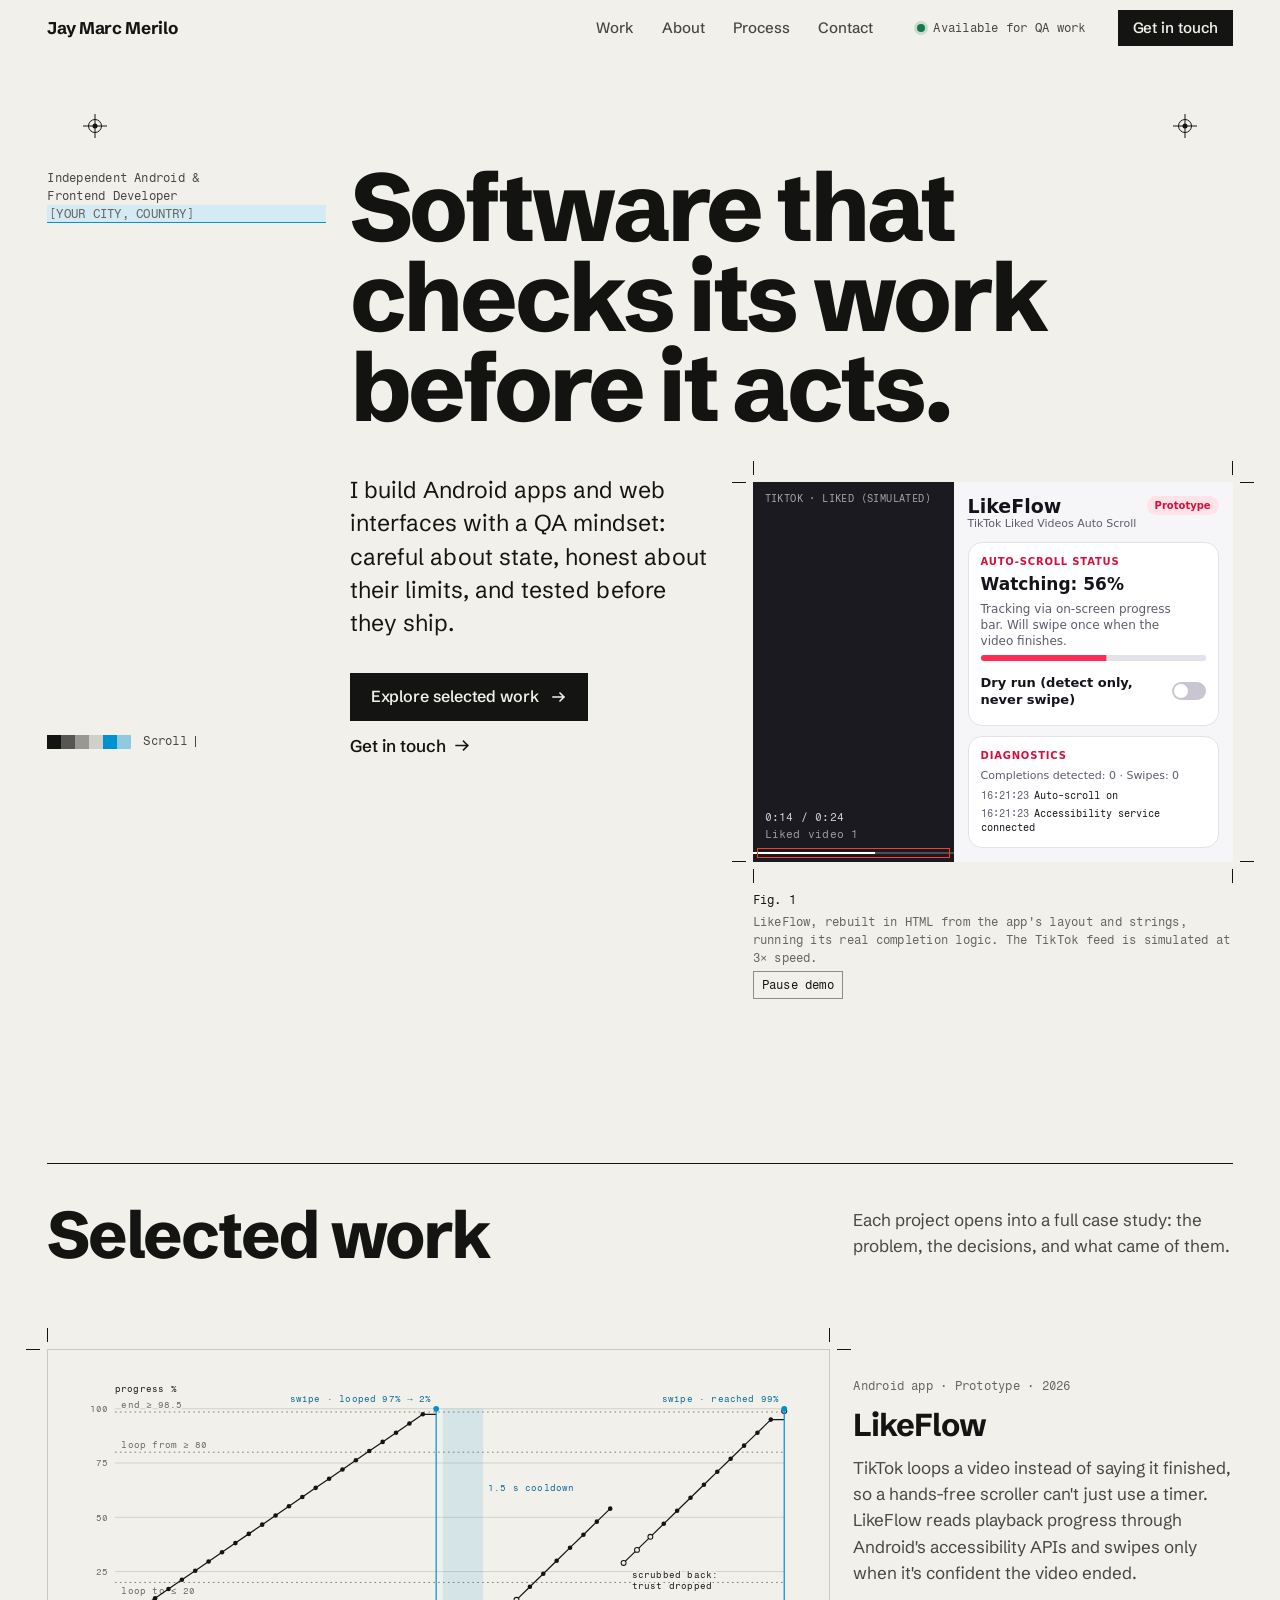
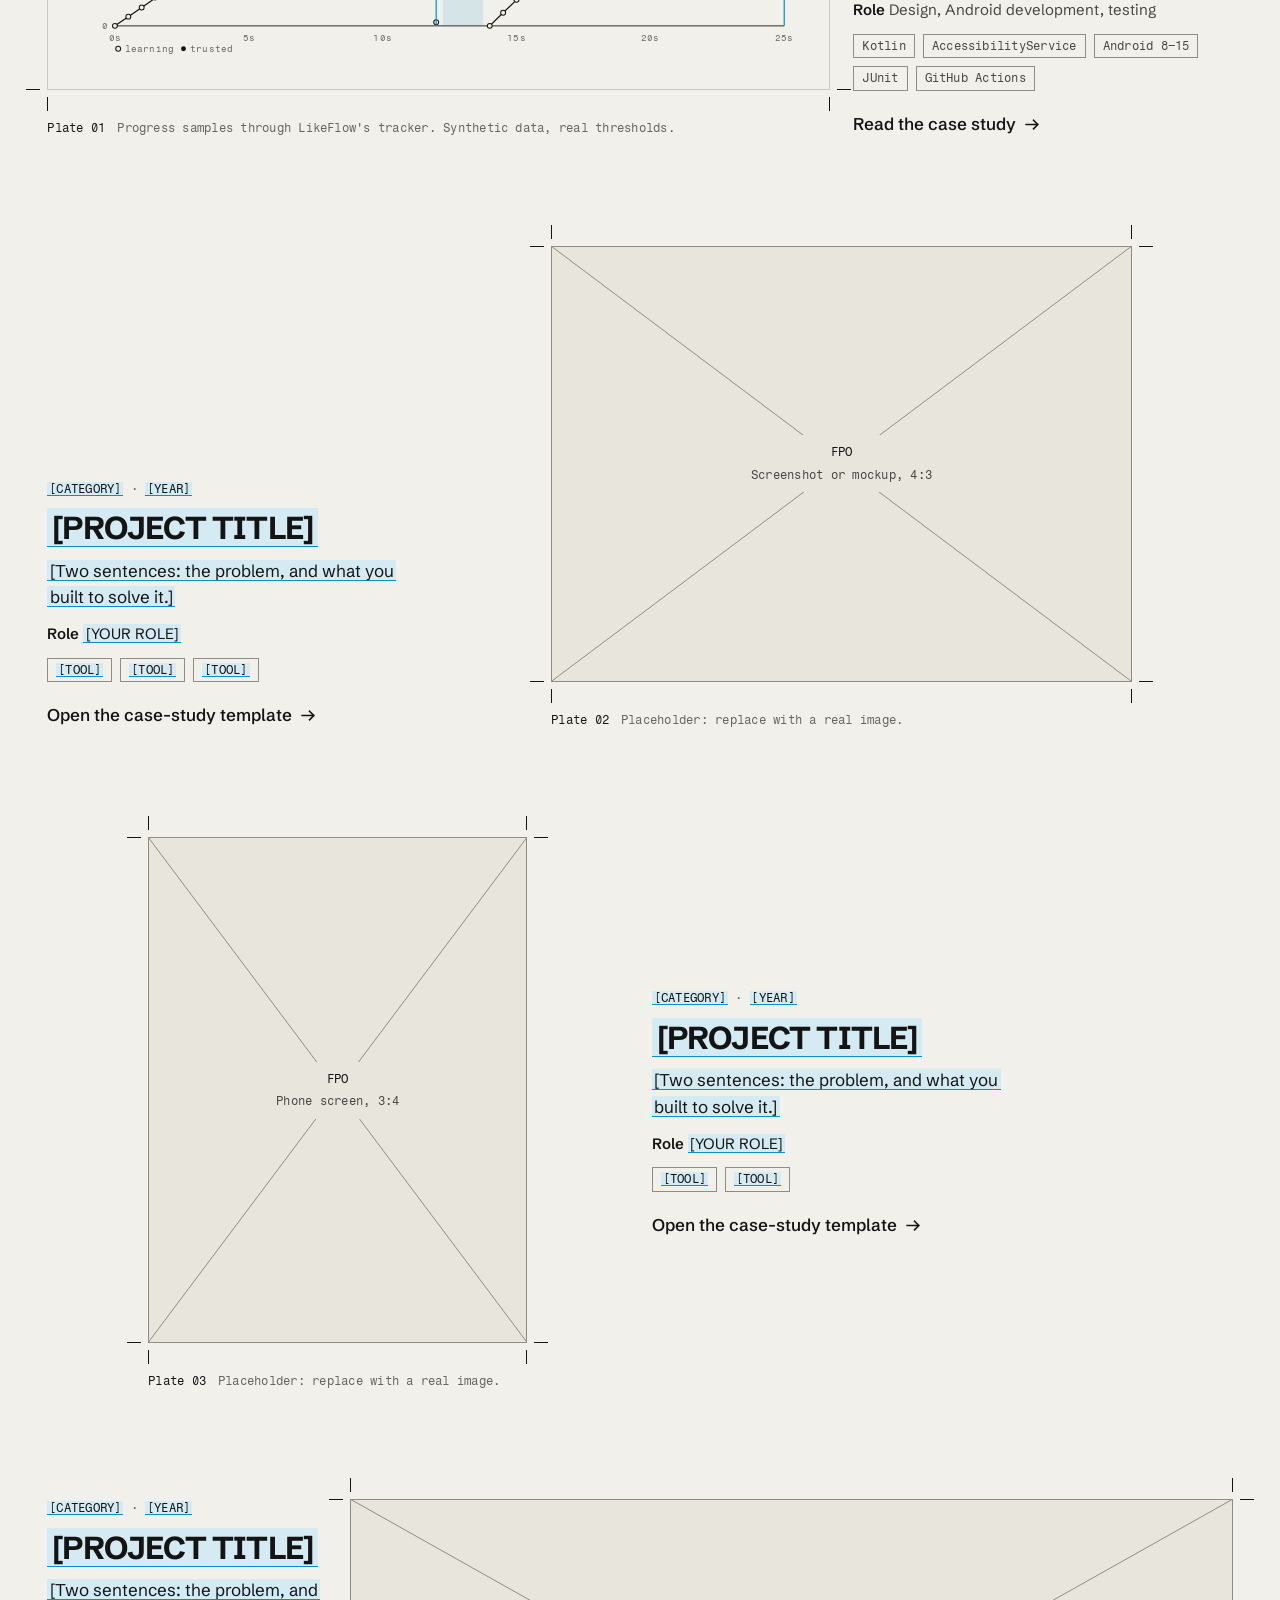
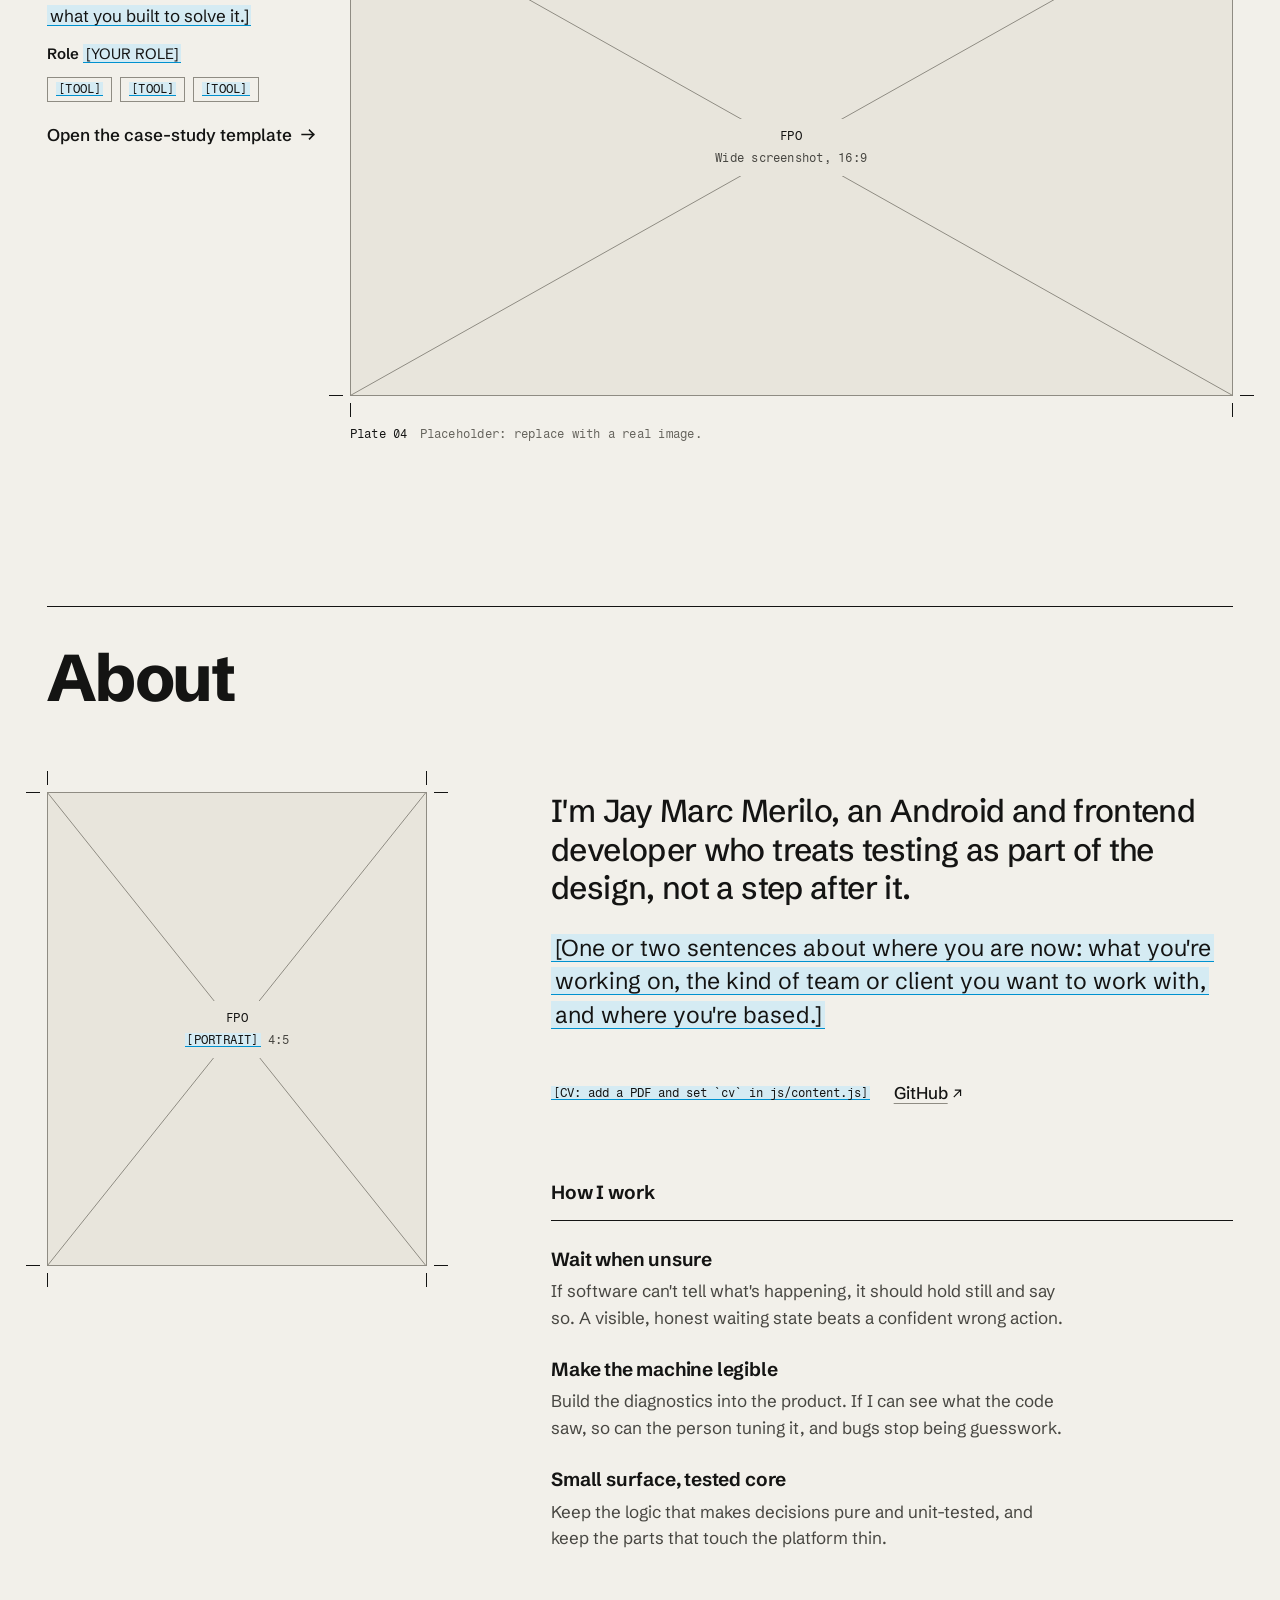
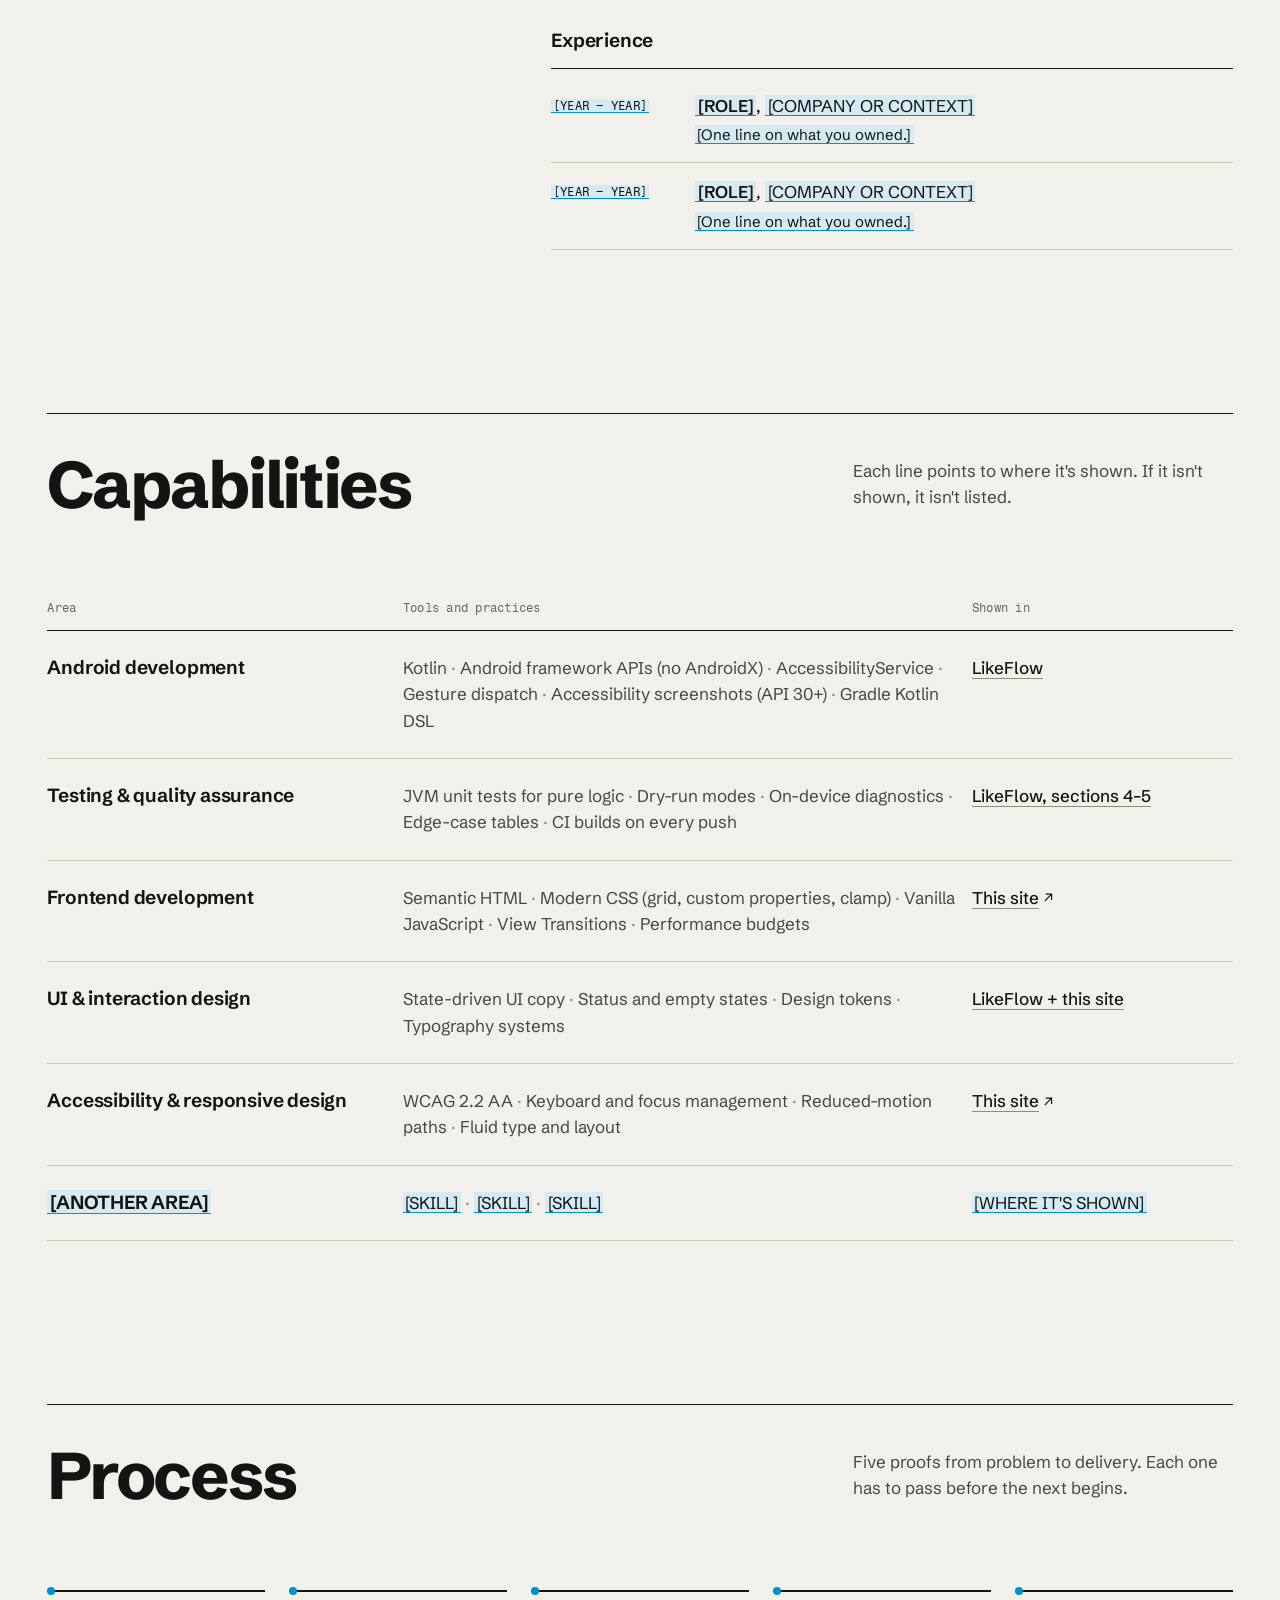
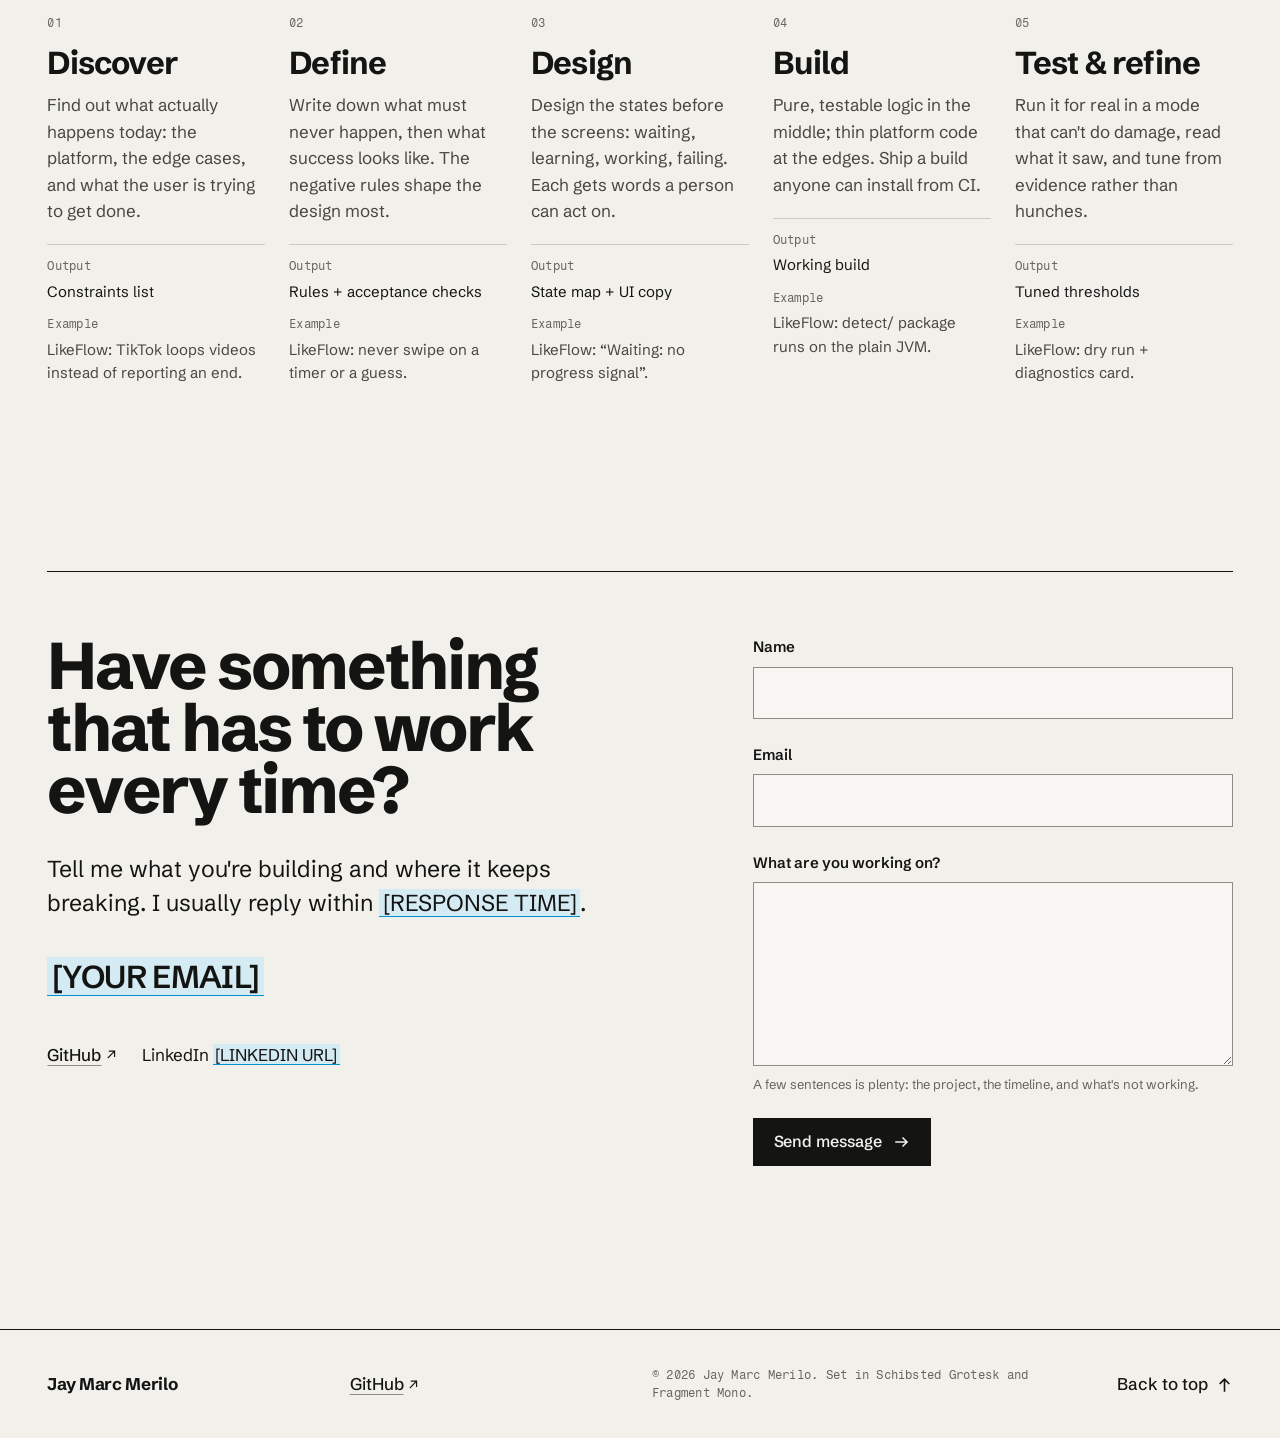
<file: portfolio/site/index.html>
<!doctype html>
<html lang="en">
<head>
  <meta charset="utf-8">
  <meta name="viewport" content="width=device-width, initial-scale=1">
  <title>Jay Marc Merilo · Android & Frontend Developer</title>
  <meta name="description" content="Jay Marc Merilo builds Android apps and web interfaces with a QA mindset: careful about state, honest about their limits, and tested before they ship.">
  <meta name="author" content="Jay Marc Merilo">
  <meta name="theme-color" content="#f2f0ea">
  <meta name="color-scheme" content="light">

  <!-- Social sharing. Update og:url and og:image once the site has a public address. -->
  <meta property="og:type" content="website">
  <meta property="og:site_name" content="Jay Marc Merilo">
  <meta property="og:title" content="Jay Marc Merilo · Android & Frontend Developer">
  <meta property="og:description" content="Software that checks its work before it acts. Android apps and web interfaces, built and tested with care.">
  <meta property="og:image" content="img/og.png">
  <meta property="og:image:width" content="1200">
  <meta property="og:image:height" content="630">
  <meta property="og:image:alt" content="Jay Marc Merilo, Android & Frontend Developer, set as a printer's proof sheet.">
  <meta name="twitter:card" content="summary_large_image">

  <link rel="icon" href="img/favicon.svg" type="image/svg+xml">
  <link rel="preload" href="fonts/schibsted-grotesk-latin-wght-normal.woff2" as="font" type="font/woff2" crossorigin>
  <link rel="stylesheet" href="css/tokens.css">
  <link rel="stylesheet" href="css/site.css">
  <script defer src="js/content.js"></script>
  <script defer src="js/main.js"></script>
</head>
<body>
  <a class="skip-link" href="#main">Skip to content</a>

  <svg width="0" height="0" class="sr-only" aria-hidden="true" focusable="false">
    <symbol id="reg" viewBox="0 0 24 24">
      <circle cx="12" cy="12" r="6.5" fill="none" stroke="currentColor" stroke-width="1"/>
      <path d="M12 0v24M0 12h24" stroke="currentColor" stroke-width="1"/>
      <circle cx="12" cy="12" r="2.5" fill="currentColor"/>
    </symbol>
    <symbol id="arrow" viewBox="0 0 16 16">
      <path d="M2 8h11M9 4l4 4-4 4" fill="none" stroke="currentColor" stroke-width="1.5" stroke-linecap="square"/>
    </symbol>
    <symbol id="arrow-up" viewBox="0 0 16 16">
      <path d="M8 14V3M4 7l4-4 4 4" fill="none" stroke="currentColor" stroke-width="1.5" stroke-linecap="square"/>
    </symbol>
    <symbol id="arrow-out" viewBox="0 0 16 16">
      <path d="M4 12l8-8M5.5 4H12v6.5" fill="none" stroke="currentColor" stroke-width="1.5" stroke-linecap="square"/>
    </symbol>
  </svg>

  <header class="slug" data-slug>
    <div class="slug__inner">
      <a class="wordmark" href="#top" data-wordmark>Jay Marc Merilo</a>
      <nav class="slug__nav" aria-label="Primary">
        <ul>
          <li><a href="#work" data-nav-link="work">Work</a></li>
          <li><a href="#about" data-nav-link="about">About</a></li>
          <li><a href="#process" data-nav-link="process">Process</a></li>
          <li><a href="#contact" data-nav-link="contact">Contact</a></li>
        </ul>
      </nav>
      <p class="availability" data-availability hidden></p>
      <a class="btn btn--ink btn--compact slug__cta" href="#contact">Get in touch</a>
      <button class="menu-toggle" type="button" aria-expanded="false" aria-controls="menu" data-menu-toggle>
        <span class="menu-toggle__label">Menu</span>
        <span class="menu-toggle__icon" aria-hidden="true"></span>
      </button>
    </div>
  </header>

  <div class="menu" id="menu" data-menu hidden>
    <nav aria-label="Primary (mobile)">
      <ol class="menu__list">
        <li><a href="#work">Work</a></li>
        <li><a href="#about">About</a></li>
        <li><a href="#process">Process</a></li>
        <li><a href="#contact">Contact</a></li>
      </ol>
    </nav>
    <div class="menu__foot">
      <p class="availability" data-availability hidden></p>
      <a class="btn btn--ink" href="#contact">Get in touch</a>
    </div>
  </div>

  <main id="main" tabindex="-1">
    <div id="top" class="view view--home" data-view="home">

      <section class="hero" aria-labelledby="hero-title">
        <div class="hero__grid page-grid">
          <p class="hero__label" data-hero-label></p>
          <h1 class="hero__title" id="hero-title" data-hero-title></h1>
          <div class="hero__intro">
            <p class="hero__statement lead" data-hero-statement></p>
            <div class="hero__actions" data-hero-actions></div>
          </div>
          <figure class="hero__plate plate" data-hero-plate aria-labelledby="hero-plate-cap"></figure>
          <a class="colorbar" href="#work" aria-label="Scroll to selected work">
            <span class="colorbar__patches" aria-hidden="true"><i></i><i></i><i></i><i></i><i></i><i></i></span>
            <span class="colorbar__label">Scroll</span>
          </a>
          <svg class="reg reg--hero-a" aria-hidden="true"><use href="#reg"/></svg>
          <svg class="reg reg--hero-b" aria-hidden="true"><use href="#reg"/></svg>
        </div>
      </section>

      <section class="section work" id="work" aria-labelledby="work-title" data-section="work">
        <div class="page-grid section__head">
          <h2 class="section__title" id="work-title">Selected work</h2>
          <p class="section__aside">Each project opens into a full case study: the problem, the decisions, and what came of them.</p>
        </div>
        <ol class="work__list page-grid" data-work-list></ol>
      </section>

      <section class="section about" id="about" aria-labelledby="about-title" data-section="about">
        <div class="page-grid section__head">
          <h2 class="section__title" id="about-title">About</h2>
        </div>
        <div class="page-grid about__grid">
          <figure class="about__portrait plate marks" data-portrait></figure>
          <div class="about__body">
            <div class="about__intro" data-about-intro></div>
            <div class="about__links" data-about-links></div>
            <div class="about__philosophy">
              <h3 class="subhead">How I work</h3>
              <dl class="principles" data-principles></dl>
            </div>
          </div>
        </div>
        <div class="page-grid about__more">
          <div class="about__experience">
            <h3 class="subhead">Experience</h3>
            <ol class="ledger" data-experience></ol>
          </div>
        </div>
      </section>

      <section class="section capabilities" id="capabilities" aria-labelledby="cap-title" data-section="about">
        <div class="page-grid section__head">
          <h2 class="section__title" id="cap-title">Capabilities</h2>
          <p class="section__aside">Each line points to where it's shown. If it isn't shown, it isn't listed.</p>
        </div>
        <div class="page-grid">
          <table class="spec" data-capabilities>
            <caption class="sr-only">Capabilities, the tools involved, and where each is demonstrated</caption>
            <thead>
              <tr><th scope="col">Area</th><th scope="col">Tools and practices</th><th scope="col">Shown in</th></tr>
            </thead>
            <tbody></tbody>
          </table>
        </div>
      </section>

      <section class="section process" id="process" aria-labelledby="process-title" data-section="process">
        <div class="page-grid section__head">
          <h2 class="section__title" id="process-title">Process</h2>
          <p class="section__aside">Five proofs from problem to delivery. Each one has to pass before the next begins.</p>
        </div>
        <ol class="process__list page-grid" data-process></ol>
      </section>

      <section class="section contact" id="contact" aria-labelledby="contact-title" data-section="contact">
        <div class="page-grid contact__grid">
          <div class="contact__lead">
            <h2 class="contact__title" id="contact-title" data-contact-title></h2>
            <p class="lead" data-contact-invitation></p>
            <p class="contact__email" data-contact-email></p>
            <ul class="contact__socials" data-socials></ul>
          </div>
          <form class="form" data-contact-form novalidate>
            <div class="field">
              <label for="f-name">Name</label>
              <input id="f-name" name="name" type="text" autocomplete="name" required maxlength="120" aria-describedby="f-name-err">
              <p class="field__error" id="f-name-err" data-error-for="name"></p>
            </div>
            <div class="field">
              <label for="f-email">Email</label>
              <input id="f-email" name="email" type="email" autocomplete="email" required maxlength="254" aria-describedby="f-email-err" spellcheck="false">
              <p class="field__error" id="f-email-err" data-error-for="email"></p>
            </div>
            <div class="field">
              <label for="f-message">What are you working on?</label>
              <textarea id="f-message" name="message" rows="6" required minlength="20" maxlength="4000" aria-describedby="f-message-hint f-message-err"></textarea>
              <p class="field__hint" id="f-message-hint">A few sentences is plenty: the project, the timeline, and what's not working.</p>
              <p class="field__error" id="f-message-err" data-error-for="message"></p>
            </div>
            <div class="form__foot">
              <button class="btn btn--ink" type="submit" data-submit>
                <span data-submit-label>Send message</span>
                <svg class="icon" aria-hidden="true"><use href="#arrow"/></svg>
              </button>
              <p class="form__status" role="status" aria-live="polite" data-form-status></p>
            </div>
          </form>
        </div>
      </section>
    </div>

    <article class="view view--case" data-view="case" hidden aria-labelledby="case-title"></article>
  </main>

  <footer class="footer">
    <div class="page-grid footer__grid">
      <a class="wordmark" href="#top">Jay Marc Merilo</a>
      <ul class="footer__socials" data-footer-socials></ul>
      <p class="footer__meta">© <span data-year></span> Jay Marc Merilo. Set in Schibsted Grotesk and Fragment Mono.</p>
      <a class="footer__top" href="#top">
        Back to top
        <svg class="icon" aria-hidden="true"><use href="#arrow-up"/></svg>
      </a>
    </div>
  </footer>

  <noscript>
    <div class="noscript">
      <p><strong>Jay Marc Merilo, Android &amp; Frontend Developer.</strong> This portfolio needs JavaScript to show its content. Source and contact: <a href="https://github.com/jaymarc-cmd">github.com/jaymarc-cmd</a>.</p>
    </div>
  </noscript>
</body>
</html>
</file>
<file: portfolio/site/css/tokens.css>
/*
 * Design tokens: the press-proof system.
 * Stock, process black, two grays, and one spot colour (process cyan).
 */

@font-face {
  font-family: "Schibsted Grotesk";
  src: url("../fonts/schibsted-grotesk-latin-wght-normal.woff2") format("woff2-variations"),
       url("../fonts/schibsted-grotesk-latin-wght-normal.woff2") format("woff2");
  font-weight: 400 900;
  font-style: normal;
  font-display: swap;
}

@font-face {
  font-family: "Fragment Mono";
  src: url("../fonts/fragment-mono-latin-400-normal.woff2") format("woff2");
  font-weight: 400;
  font-style: normal;
  font-display: swap;
}

/* Metric-matched fallback so the swap doesn't shift the headline. */
@font-face {
  font-family: "Schibsted Fallback";
  src: local("Arial"), local("Helvetica Neue"), local("Helvetica");
  size-adjust: 101%;
  ascent-override: 96%;
  descent-override: 25%;
  line-gap-override: 0%;
}

:root {
  /* Colour */
  --stock: #f2f0ea;          /* uncoated warm sheet */
  --stock-deep: #e8e5dc;     /* plate fill, FPO boxes */
  --stock-shade: #dedad0;    /* pressed/hover wash */
  --ink: #141413;            /* process black */
  --ink-2: #474641;          /* secondary text, 8.6:1 on stock */
  --ink-3: #66645d;          /* meta text, 5.4:1 on stock */
  --rule: #cdc9be;           /* hairlines */
  --rule-strong: #8f8c83;    /* emphasised rules, field borders (3.1:1) */
  --cyan: #0091cf;           /* process cyan: marks, focus, register (3.3:1, non-text only) */
  --cyan-ink: #00689a;       /* cyan when it has to carry text (5.6:1) */
  --cyan-wash: #d5ebf3;      /* placeholder wash */
  --signal: #127a4b;         /* availability dot */
  --error: #a3261b;          /* form errors (6.4:1) */

  /* Type */
  --font-sans: "Schibsted Grotesk", "Schibsted Fallback", "Helvetica Neue", Arial, sans-serif;
  --font-mono: "Fragment Mono", ui-monospace, "SFMono-Regular", Menlo, Consolas, monospace;

  --fs-display: clamp(2.625rem, 1.15rem + 6.1vw, 6rem);
  --fs-h2: clamp(2.25rem, 1.4rem + 3.4vw, 4.25rem);
  --fs-h3: clamp(1.375rem, 1.1rem + 1.1vw, 2rem);
  --fs-h4: 1.1875rem;
  --fs-lead: clamp(1.1875rem, 1.05rem + 0.5vw, 1.4375rem);
  --fs-body: 1.0625rem;
  --fs-small: 0.9375rem;
  --fs-meta: 0.8125rem;
  --fs-slug: 0.75rem;

  --lh-tight: 0.94;
  --lh-snug: 1.12;
  --lh-body: 1.55;

  --track-display: -0.035em;
  --track-head: -0.025em;
  --track-slug: 0.02em;

  --measure: 66ch;
  --measure-narrow: 44ch;

  /* Space: 4px base */
  --s-1: 0.25rem;
  --s-2: 0.5rem;
  --s-3: 0.75rem;
  --s-4: 1rem;
  --s-5: 1.5rem;
  --s-6: 2rem;
  --s-7: 3rem;
  --s-8: 4rem;
  --s-9: 6rem;
  --s-10: 8rem;
  --section-space: clamp(5.5rem, 3rem + 9vw, 11rem);

  /* Layout */
  --page-max: 92rem;                          /* 1472px */
  --margin: clamp(1rem, 0.4rem + 3.2vw, 3.5rem);
  --gutter: clamp(1rem, 0.6rem + 1.1vw, 1.5rem);
  --cols: 12;
  --slug-h: 3.5rem;

  /* Marks */
  --mark-len: 0.875rem;
  --mark-gap: 0.4375rem;
  --mark-color: var(--ink);

  /* Edges: the sheet has no rounded corners and no shadows. */
  --radius: 0;
  --hair: 1px;

  /* Motion */
  --ease-out: cubic-bezier(0.16, 1, 0.3, 1);     /* expo-out */
  --ease-in-out: cubic-bezier(0.65, 0, 0.35, 1);
  --dur-1: 140ms;
  --dur-2: 280ms;
  --dur-3: 560ms;
  --dur-register: 1200ms;

  /* Breakpoints (reference only; CSS can't read custom properties in media queries)
     sm 40rem / 640px · md 56rem / 896px · lg 72rem / 1152px · xl 90rem / 1440px */
}

@media (max-width: 40rem) {
  :root {
    --mark-len: 0.625rem;
    --mark-gap: 0.3125rem;
    --slug-h: 3.25rem;
  }
}
</file>
<file: portfolio/site/css/site.css>
/* ==========================================================================
   Base
   ========================================================================== */

*, *::before, *::after { box-sizing: border-box; }

html {
  -webkit-text-size-adjust: 100%;
  text-size-adjust: 100%;
  scroll-padding-top: calc(var(--slug-h) + var(--s-5));
  scrollbar-color: var(--rule-strong) var(--stock);
}

@media (prefers-reduced-motion: no-preference) {
  html { scroll-behavior: smooth; }
}

body {
  margin: 0;
  background: var(--stock);
  color: var(--ink);
  font-family: var(--font-sans);
  font-size: var(--fs-body);
  line-height: var(--lh-body);
  font-weight: 400;
  font-feature-settings: "ss01" 0, "tnum" 0;
  font-synthesis: none;
  text-rendering: optimizeLegibility;
  -webkit-font-smoothing: antialiased;
  -moz-osx-font-smoothing: grayscale;
  overflow-x: clip;
}

::selection { background: var(--ink); color: var(--stock); }

h1, h2, h3, h4, p, ol, ul, dl, dd, figure, blockquote { margin: 0; }
ol, ul { padding: 0; list-style: none; }
img, svg { display: block; max-width: 100%; }
img { height: auto; }
button, input, textarea { font: inherit; color: inherit; }
button { cursor: pointer; }
table { border-collapse: collapse; }

h1, h2, h3, h4 { font-weight: 700; text-wrap: balance; }
p, li, dd { text-wrap: pretty; }

a {
  color: inherit;
  text-decoration-line: underline;
  text-decoration-thickness: 1px;
  text-underline-offset: 0.22em;
  text-decoration-color: var(--rule-strong);
  transition: text-decoration-color var(--dur-1) linear, color var(--dur-1) linear;
}
a:hover { text-decoration-color: currentColor; }

:focus { outline: none; }
:focus-visible {
  outline: 2px solid var(--cyan);
  outline-offset: 3px;
}

code, kbd, samp, pre { font-family: var(--font-mono); font-size: 0.9em; }
:not(pre) > code {
  padding: 0.05em 0.3em;
  background: var(--stock-deep);
  white-space: nowrap;
}

strong { font-weight: 600; }

.sr-only {
  position: absolute !important;
  width: 1px; height: 1px;
  padding: 0; margin: -1px;
  overflow: hidden; clip: rect(0 0 0 0);
  white-space: nowrap; border: 0;
}

.skip-link {
  position: fixed;
  top: var(--s-2); left: var(--s-2);
  z-index: 100;
  padding: var(--s-3) var(--s-4);
  background: var(--ink);
  color: var(--stock);
  text-decoration: none;
  transform: translateY(-200%);
}
.skip-link:focus-visible { transform: none; }

.icon {
  width: 1em; height: 1em;
  flex: none;
}
a > .icon:last-child:not(:only-child) {
  display: inline-block;
  width: 0.75em; height: 0.75em;
  margin-left: 0.2em;
  vertical-align: -0.02em;
}
.btn > .icon, .link-arrow > .icon, .footer__top > .icon, .case__next-title > .icon { margin-left: 0; width: 1em; height: 1em; vertical-align: middle; }
.case__next-title > .icon { width: 0.6em; height: 0.6em; }

[tabindex="-1"]:focus { outline: none; }

/* Placeholder copy: marked like a correction on a proof. */
.ph {
  background: var(--cyan-wash);
  box-shadow: inset 0 -1px 0 var(--cyan);
  color: var(--ink);
  padding: 0 0.15em;
  -webkit-box-decoration-break: clone;
  box-decoration-break: clone;
}

.mono {
  font-family: var(--font-mono);
  font-size: var(--fs-slug);
  letter-spacing: var(--track-slug);
  line-height: 1.5;
}

.lead {
  font-size: var(--fs-lead);
  line-height: 1.45;
  color: var(--ink);
  max-width: var(--measure-narrow);
}

/* ==========================================================================
   Layout
   ========================================================================== */

.page-grid {
  display: grid;
  grid-template-columns: repeat(var(--cols), minmax(0, 1fr));
  column-gap: var(--gutter);
  width: 100%;
  max-width: var(--page-max);
  margin-inline: auto;
  padding-inline: var(--margin);
}

.page-grid > * { grid-column: 1 / -1; }

.section {
  padding-block: var(--section-space) 0;
}

.section__head {
  align-items: end;
  row-gap: var(--s-4);
  margin-bottom: clamp(var(--s-7), 2rem + 4vw, var(--s-9));
}

.section__head::before {
  content: "";
  grid-column: 1 / -1;
  height: var(--hair);
  background: var(--ink);
  margin-bottom: var(--s-5);
}

.section__title {
  font-size: var(--fs-h2);
  line-height: var(--lh-tight);
  letter-spacing: var(--track-display);
  font-weight: 750;
}

.section__aside {
  color: var(--ink-2);
  max-width: 38ch;
}

@media (min-width: 56rem) {
  .section__title { grid-column: 1 / 8; }
  .section__aside { grid-column: 9 / -1; justify-self: start; padding-bottom: 0.35em; }
}

.subhead {
  font-size: var(--fs-h4);
  letter-spacing: -0.01em;
  font-weight: 650;
  padding-bottom: var(--s-3);
  border-bottom: var(--hair) solid var(--ink);
  margin-bottom: var(--s-5);
}

/* ==========================================================================
   Proof marks
   ========================================================================== */

/* Crop marks: eight hairlines just outside the trim of any .marks element. */
.marks { position: relative; }
.marks::before {
  --o: calc(var(--mark-len) + var(--mark-gap));
  content: "";
  position: absolute;
  inset: calc(-1 * var(--o));
  pointer-events: none;
  background:
    linear-gradient(var(--mark-color), var(--mark-color)) left 0 top var(--o) / var(--mark-len) 1px no-repeat,
    linear-gradient(var(--mark-color), var(--mark-color)) left var(--o) top 0 / 1px var(--mark-len) no-repeat,
    linear-gradient(var(--mark-color), var(--mark-color)) right 0 top var(--o) / var(--mark-len) 1px no-repeat,
    linear-gradient(var(--mark-color), var(--mark-color)) right var(--o) top 0 / 1px var(--mark-len) no-repeat,
    linear-gradient(var(--mark-color), var(--mark-color)) left 0 bottom var(--o) / var(--mark-len) 1px no-repeat,
    linear-gradient(var(--mark-color), var(--mark-color)) left var(--o) bottom 0 / 1px var(--mark-len) no-repeat,
    linear-gradient(var(--mark-color), var(--mark-color)) right 0 bottom var(--o) / var(--mark-len) 1px no-repeat,
    linear-gradient(var(--mark-color), var(--mark-color)) right var(--o) bottom 0 / 1px var(--mark-len) no-repeat;
}

.reg {
  position: absolute;
  width: 1.5rem; height: 1.5rem;
  color: var(--ink);
  pointer-events: none;
}

.plate { margin: 0; }

.caption {
  display: flex;
  flex-wrap: wrap;
  align-items: baseline;
  gap: var(--s-1) var(--s-3);
  margin-top: calc(var(--mark-len) + var(--mark-gap) + var(--s-2));
  font-family: var(--font-mono);
  font-size: var(--fs-slug);
  letter-spacing: var(--track-slug);
  line-height: 1.5;
  color: var(--ink-3);
}
.caption b { color: var(--ink); font-weight: 400; }

/* FPO: the printer's crossed box for an image that isn't supplied yet. */
.fpo {
  position: relative;
  display: grid;
  place-items: center;
  width: 100%;
  background: var(--stock-deep);
  outline: var(--hair) solid var(--rule-strong);
  outline-offset: -1px;
  overflow: hidden;
}
.fpo__x {
  position: absolute;
  inset: 0;
  width: 100%; height: 100%;
  color: var(--rule-strong);
}
.fpo__label {
  position: relative;
  display: grid;
  gap: var(--s-1);
  padding: var(--s-2) var(--s-3);
  background: var(--stock-deep);
  text-align: center;
  font-family: var(--font-mono);
  font-size: var(--fs-slug);
  letter-spacing: var(--track-slug);
  color: var(--ink-2);
}
.fpo__label strong { font-weight: 400; color: var(--ink); }
.fpo img { width: 100%; height: 100%; object-fit: cover; }

/* ==========================================================================
   Buttons and links
   ========================================================================== */

.btn {
  --btn-bg: transparent;
  --btn-fg: var(--ink);
  display: inline-flex;
  align-items: center;
  justify-content: center;
  gap: var(--s-3);
  min-height: 3rem;
  padding: 0.75rem 1.25rem;
  border: var(--hair) solid var(--ink);
  border-radius: var(--radius);
  background: var(--btn-bg);
  color: var(--btn-fg);
  font-size: 1rem;
  font-weight: 550;
  line-height: 1.2;
  letter-spacing: -0.005em;
  text-decoration: none;
  white-space: nowrap;
  transition:
    background-color var(--dur-1) linear,
    color var(--dur-1) linear,
    border-color var(--dur-1) linear,
    transform var(--dur-1) var(--ease-out);
}
.btn .icon { transition: transform var(--dur-2) var(--ease-out); }
.btn:hover .icon { transform: translateX(3px); }
.btn:active { transform: translateY(1px); }

.btn--ink { --btn-bg: var(--ink); --btn-fg: var(--stock); }
.btn--ink:hover { --btn-bg: #2b2a27; }

.btn--line:hover { --btn-bg: var(--stock-deep); }

.btn--compact { min-height: 2.25rem; padding: 0.4rem 0.875rem; font-size: 0.9375rem; }

.btn[disabled], .btn[aria-disabled="true"] {
  --btn-bg: var(--stock-deep);
  --btn-fg: var(--ink-3);
  border-color: var(--rule);
  cursor: not-allowed;
  transform: none;
}
.btn[aria-busy="true"] { cursor: progress; }

.link-arrow {
  display: inline-flex;
  align-items: center;
  gap: var(--s-2);
  font-weight: 550;
  text-decoration: none;
}
.link-arrow .icon { transition: transform var(--dur-2) var(--ease-out); }
.link-arrow:hover .icon { transform: translateX(4px); }

.text-link {
  font-weight: 500;
}

/* ==========================================================================
   Slug line (navigation)
   ========================================================================== */

.slug {
  position: fixed;
  inset: 0 0 auto 0;
  z-index: 50;
  height: var(--slug-h);
  background: var(--stock);
  transition: transform var(--dur-3) var(--ease-out), box-shadow var(--dur-2) linear;
}
.slug.is-scrolled { box-shadow: 0 1px 0 var(--ink); }
.slug.is-hidden { transform: translateY(-100%); }
.slug.is-hidden:focus-within { transform: none; }

.slug__inner {
  display: flex;
  align-items: center;
  gap: var(--s-6);
  height: 100%;
  max-width: var(--page-max);
  margin-inline: auto;
  padding-inline: var(--margin);
}

.wordmark {
  font-weight: 700;
  font-size: 1.0625rem;
  letter-spacing: -0.02em;
  text-decoration: none;
  white-space: nowrap;
  margin-right: auto;
}

.slug__nav ul { display: flex; gap: var(--s-1); }
.slug__nav a {
  position: relative;
  display: block;
  padding: var(--s-2) var(--s-3);
  font-size: 0.9375rem;
  font-weight: 500;
  text-decoration: none;
  color: var(--ink-2);
}
.slug__nav a:hover { color: var(--ink); }
.slug__nav a::after {
  content: "";
  position: absolute;
  left: var(--s-3); right: var(--s-3);
  bottom: 0.125rem;
  height: 2px;
  background: var(--cyan);
  transform: scaleX(0);
  transform-origin: left;
  transition: transform var(--dur-3) var(--ease-out);
}
.slug__nav a[aria-current="true"] { color: var(--ink); }
.slug__nav a[aria-current="true"]::after { transform: scaleX(1); }

.availability {
  display: inline-flex;
  align-items: center;
  gap: var(--s-2);
  font-family: var(--font-mono);
  font-size: var(--fs-slug);
  letter-spacing: var(--track-slug);
  color: var(--ink-2);
  white-space: nowrap;
}
.availability__dot {
  width: 0.5rem; height: 0.5rem;
  border-radius: 50%;
  background: var(--signal);
  box-shadow: 0 0 0 3px color-mix(in srgb, var(--signal) 18%, transparent);
}
.availability--closed .availability__dot { background: var(--ink-3); box-shadow: none; }

.menu-toggle {
  display: none;
  align-items: center;
  gap: var(--s-3);
  min-height: 2.75rem;
  padding: 0 0 0 var(--s-3);
  border: 0;
  background: none;
  font-weight: 550;
}
.menu-toggle__icon {
  position: relative;
  width: 1.25rem; height: 0.625rem;
}
.menu-toggle__icon::before, .menu-toggle__icon::after {
  content: "";
  position: absolute;
  left: 0; right: 0;
  height: 1.5px;
  background: currentColor;
  transition: transform var(--dur-2) var(--ease-out), top var(--dur-2) var(--ease-out);
}
.menu-toggle__icon::before { top: 0; }
.menu-toggle__icon::after { top: calc(100% - 1.5px); }
.menu-toggle[aria-expanded="true"] .menu-toggle__icon::before { top: calc(50% - 0.75px); transform: rotate(45deg); }
.menu-toggle[aria-expanded="true"] .menu-toggle__icon::after { top: calc(50% - 0.75px); transform: rotate(-45deg); }

.menu {
  position: fixed;
  inset: var(--slug-h) 0 0 0;
  z-index: 49;
  display: flex;
  flex-direction: column;
  justify-content: space-between;
  padding: var(--s-6) var(--margin) calc(var(--s-6) + env(safe-area-inset-bottom));
  background: var(--stock);
  border-top: var(--hair) solid var(--ink);
  overflow-y: auto;
}
.menu[hidden] { display: none; }
.menu__list a {
  display: block;
  padding: var(--s-2) 0;
  font-size: clamp(2.25rem, 1.5rem + 5vw, 3.5rem);
  font-weight: 700;
  letter-spacing: var(--track-display);
  line-height: 1.05;
  text-decoration: none;
}
.menu__list li + li { border-top: var(--hair) solid var(--rule); }
.menu__foot { display: grid; gap: var(--s-5); justify-items: start; padding-top: var(--s-6); }

@media (prefers-reduced-motion: no-preference) {
  .menu:not([hidden]) .menu__list li {
    animation: register-in var(--dur-3) var(--ease-out) both;
  }
  .menu:not([hidden]) .menu__list li:nth-child(2) { animation-delay: 40ms; }
  .menu:not([hidden]) .menu__list li:nth-child(3) { animation-delay: 80ms; }
  .menu:not([hidden]) .menu__list li:nth-child(4) { animation-delay: 120ms; }
}

@media (max-width: 63.99rem) {
  .slug .availability { display: none; }
}
@media (max-width: 55.99rem) {
  .slug__nav, .slug__cta { display: none; }
  .menu-toggle { display: inline-flex; }
}

/* ==========================================================================
   Register motion (the one authored moment)
   ========================================================================== */

@keyframes register-in {
  from { opacity: 0; transform: translate(0.375rem, -0.25rem); }
  to { opacity: 1; transform: none; }
}

.register {
  display: grid;
}
.register > span { grid-area: 1 / 1; }
.register__cyan {
  color: var(--cyan);
  transform: translate(0.05em, -0.035em);
  transition:
    transform var(--dur-register) var(--ease-out),
    opacity 400ms linear calc(var(--dur-register) - 200ms);
}
.register__ink { mix-blend-mode: multiply; }
.is-registered .register__cyan { transform: none; opacity: 0; }

@media (prefers-reduced-motion: reduce) {
  .register__cyan { display: none; }
}

/* Reveal: plates settle into register as they reach the viewport.
   Only applied when JS is running and motion is allowed, so content is
   visible by default. */
.js-reveal [data-reveal] {
  opacity: 0;
  transform: translate(0.5rem, -0.3125rem);
  transition: opacity var(--dur-3) linear, transform 1000ms var(--ease-out);
}
.js-reveal [data-reveal].is-in { opacity: 1; transform: none; }

/* ==========================================================================
   Hero
   ========================================================================== */

.hero {
  position: relative;
  padding-top: calc(var(--slug-h) + clamp(var(--s-7), 1rem + 7vw, 7.5rem));
}

.hero__grid {
  position: relative;
  row-gap: var(--s-6);
  align-items: start;
}

.hero__label {
  font-family: var(--font-mono);
  font-size: var(--fs-slug);
  letter-spacing: var(--track-slug);
  color: var(--ink-2);
  line-height: 1.5;
}
.hero__label span { display: block; color: var(--ink-3); }

.hero__title {
  font-size: var(--fs-display);
  line-height: var(--lh-tight);
  letter-spacing: var(--track-display);
  font-weight: 760;
  max-width: 13em;
}

.hero__intro { display: grid; gap: var(--s-6); align-content: start; }
.hero__actions { display: flex; flex-wrap: wrap; gap: var(--s-3) var(--s-5); align-items: center; }

.hero__plate .lf { --mark-color: var(--ink); }

.colorbar {
  display: inline-flex;
  align-items: center;
  gap: var(--s-3);
  align-self: end;
  justify-self: start;
  padding: var(--s-2) 0;
  font-family: var(--font-mono);
  font-size: var(--fs-slug);
  letter-spacing: var(--track-slug);
  color: var(--ink-2);
  text-decoration: none;
}
.colorbar__patches { display: flex; }
.colorbar__patches i { width: 0.875rem; height: 0.875rem; }
.colorbar__patches i:nth-child(1) { background: var(--ink); }
.colorbar__patches i:nth-child(2) { background: color-mix(in srgb, var(--ink) 70%, var(--stock)); }
.colorbar__patches i:nth-child(3) { background: color-mix(in srgb, var(--ink) 40%, var(--stock)); }
.colorbar__patches i:nth-child(4) { background: color-mix(in srgb, var(--ink) 15%, var(--stock)); }
.colorbar__patches i:nth-child(5) { background: var(--cyan); }
.colorbar__patches i:nth-child(6) { background: color-mix(in srgb, var(--cyan) 40%, var(--stock)); }
.colorbar:hover { color: var(--ink); }
@media (prefers-reduced-motion: no-preference) {
  .colorbar__label::after {
    content: "";
    display: inline-block;
    width: 1px; height: 0.9em;
    margin-left: var(--s-2);
    vertical-align: -0.1em;
    background: currentColor;
    animation: scroll-cue 2.4s var(--ease-in-out) infinite;
    transform-origin: top;
  }
}
@keyframes scroll-cue {
  0%, 15% { transform: scaleY(0); }
  50% { transform: scaleY(1); transform-origin: top; }
  51% { transform-origin: bottom; }
  85%, 100% { transform: scaleY(0); transform-origin: bottom; }
}

.reg--hero-a { display: none; }
.reg--hero-b { display: none; }

/* Mobile order: headline, statement, actions, plate, then the role line. */
.hero__title { order: 1; }
.hero__intro { order: 2; }
.hero__label { order: 3; }
.hero__plate { order: 4; margin-top: var(--s-6); }
.colorbar { display: none; }

@media (min-width: 40rem) {
  .hero__plate { justify-self: start; width: min(100%, 34rem); }
}

@media (min-width: 72rem) {
  .hero__grid { row-gap: clamp(var(--s-6), 1rem + 2vw, var(--s-8)); }
  .hero__label { order: 0; grid-column: 1 / 4; grid-row: 1; padding-top: 0.6em; }
  .hero__title { order: 0; grid-column: 4 / -1; grid-row: 1; }
  .hero__intro { order: 0; grid-column: 4 / 8; grid-row: 2; }
  .hero__plate { order: 0; grid-column: 8 / -1; grid-row: 2 / 4; margin-top: var(--s-2); width: auto; justify-self: stretch; }
  .colorbar { display: inline-flex; grid-column: 1 / 4; grid-row: 2; }
  .reg--hero-a, .reg--hero-b { display: block; }
  .reg--hero-a { top: -3rem; left: calc(var(--margin) - 0.75rem); }
  .reg--hero-b { top: -3rem; right: calc(var(--margin) - 0.75rem); }
}

/* ==========================================================================
   LikeFlow figure (the app's own palette: this is a figure of the work)
   ========================================================================== */

.lf {
  --lf-bg: #f6f5f8;
  --lf-surface: #ffffff;
  --lf-text: #15131a;
  --lf-text-2: #5f5a6b;
  --lf-outline: #e4e1ea;
  --lf-accent: #fe2c55;
  --lf-accent-text: #d60f3a;
  --lf-accent-soft: #ffe3e9;
  display: grid;
  grid-template-columns: minmax(0, 0.72fr) minmax(0, 1fr);
  background: var(--lf-bg);
  color: var(--lf-text);
  font-family: Roboto, "Segoe UI", system-ui, -apple-system, sans-serif;
  letter-spacing: 0;
  line-height: 1.35;
}

/* Simulated TikTok feed (left) */
.lf__feed {
  position: relative;
  overflow: hidden;
  background: #101014;
  min-height: 19rem;
}
.lf__track {
  position: absolute;
  inset: 0;
  display: grid;
  grid-template-rows: 100% 100%;
  height: 100%;
}
.lf__track.is-swiping {
  transition: transform 520ms var(--ease-in-out);
  transform: translateY(-100%);
}
.lf__video {
  position: relative;
  display: grid;
  align-content: end;
  padding: 0.75rem 0.75rem 1.25rem;
  color: #f4f4f6;
}
.lf__video[data-tone="0"] { background: #1b1a21; }
.lf__video[data-tone="1"] { background: #222129; }
.lf__video[data-tone="2"] { background: #17191f; }
.lf__video[data-tone="3"] { background: #201c22; }
.lf__frame-label {
  font-family: var(--font-mono);
  font-size: 0.6875rem;
  letter-spacing: 0.02em;
  opacity: 0.86;
}
.lf__frame-label + .lf__frame-label { margin-top: 0.125rem; opacity: 0.6; }
.lf__bar {
  position: absolute;
  left: 0; right: 0; bottom: 0.5rem;
  height: 2px;
  background: rgb(255 255 255 / 0.22);
}
.lf__bar span {
  display: block;
  height: 100%;
  width: 100%;
  background: #fff;
  transform-origin: left;
  transform: scaleX(var(--p, 0));
}
.lf__detect {
  position: absolute;
  left: 0.25rem; right: 0.25rem; bottom: 0.25rem;
  height: 0.625rem;
  border: 1px solid #ff3b30;
  opacity: 0;
  transition: opacity var(--dur-2) linear;
}
.lf__feed.is-locked .lf__detect { opacity: 1; }
.lf__feed-note {
  position: absolute;
  z-index: 1;
  top: 0.625rem; left: 0.75rem; right: 0.75rem;
  font-family: var(--font-mono);
  font-size: 0.625rem;
  letter-spacing: 0.04em;
  color: rgb(255 255 255 / 0.6);
  text-transform: uppercase;
}

/* LikeFlow app panel (right) */
.lf__app {
  display: grid;
  align-content: start;
  gap: 0.625rem;
  padding: 0.875rem;
  min-width: 0;
}
.lf__head { display: flex; justify-content: space-between; align-items: start; gap: 0.5rem; }
.lf__name { font-size: 1.1875rem; font-weight: 700; line-height: 1.1; }
.lf__tag { font-size: 0.6875rem; color: var(--lf-text-2); }
.lf__chip {
  flex: none;
  padding: 0.1875rem 0.5rem;
  border-radius: 999px;
  background: var(--lf-accent-soft);
  color: var(--lf-accent-text);
  font-size: 0.625rem;
  font-weight: 700;
}
.lf__card {
  display: grid;
  gap: 0.375rem;
  padding: 0.75rem;
  background: var(--lf-surface);
  border: 1px solid var(--lf-outline);
  border-radius: 14px;
  min-width: 0;
}
.lf__label {
  font-size: 0.625rem;
  font-weight: 700;
  letter-spacing: 0.08em;
  color: var(--lf-accent-text);
}
.lf__title { font-size: 1.0625rem; font-weight: 700; line-height: 1.2; font-variant-numeric: tabular-nums; }
.lf__detail { font-size: 0.75rem; color: var(--lf-text-2); min-height: 3em; }
.lf__progress {
  height: 6px;
  border-radius: 3px;
  background: var(--lf-outline);
  overflow: hidden;
}
.lf__progress span {
  display: block;
  height: 100%;
  width: 100%;
  background: var(--lf-accent);
  transform-origin: left;
  transform: scaleX(var(--p, 0));
}
.lf__progress.is-learning span { background: var(--lf-text-2); }
.lf__switch {
  display: flex;
  justify-content: space-between;
  align-items: center;
  gap: 0.5rem;
  width: 100%;
  min-height: 2.75rem;
  padding: 0;
  margin-top: 0.125rem;
  border: 0;
  background: none;
  font-size: 0.8125rem;
  font-weight: 600;
  text-align: left;
  color: var(--lf-text);
  font-family: inherit;
}
.lf__switch-track {
  position: relative;
  flex: none;
  width: 2.125rem; height: 1.125rem;
  border-radius: 999px;
  background: #c9c5d1;
  transition: background-color var(--dur-2) linear;
}
.lf__switch-track::after {
  content: "";
  position: absolute;
  top: 0.125rem; left: 0.125rem;
  width: 0.875rem; height: 0.875rem;
  border-radius: 50%;
  background: #fff;
  transition: transform var(--dur-2) var(--ease-out);
}
.lf__switch[aria-checked="true"] .lf__switch-track { background: var(--lf-accent); }
.lf__switch[aria-checked="true"] .lf__switch-track::after { transform: translateX(1rem); }
.lf__switch:focus-visible { outline-offset: 2px; }
.lf__counts { font-size: 0.6875rem; color: var(--lf-text-2); font-variant-numeric: tabular-nums; }
.lf__log {
  display: grid;
  gap: 0.25rem;
  font-family: var(--font-mono);
  font-size: 0.625rem;
  line-height: 1.4;
  color: var(--lf-text);
  min-height: 4.2em;
}
.lf__log li { overflow-wrap: anywhere; }
.lf__log time { color: var(--lf-text-2); margin-right: 0.5em; }
.lf__log li:first-child { animation: log-in var(--dur-3) var(--ease-out); }
@keyframes log-in { from { opacity: 0; transform: translateY(-0.25rem); } }

.lf-controls { display: inline-flex; gap: var(--s-3); align-items: baseline; }
.lf-controls button {
  min-height: 1.75rem;
  padding: 0 var(--s-2);
  border: var(--hair) solid var(--rule-strong);
  background: none;
  font-family: var(--font-mono);
  font-size: var(--fs-slug);
  letter-spacing: var(--track-slug);
  color: var(--ink);
}
.lf-controls button:hover { border-color: var(--ink); }

@media (max-width: 26rem) {
  .lf { grid-template-columns: minmax(0, 0.62fr) minmax(0, 1fr); }
  .lf__app { padding: 0.625rem; gap: 0.5rem; }
  .lf__card { padding: 0.625rem; }
  .lf__tag { display: none; }
  .lf__log li:nth-child(n + 3) { display: none; }
}

@media (prefers-reduced-motion: reduce) {
  .lf__track.is-swiping { transition: none; }
  .lf__log li:first-child { animation: none; }
}

/* ==========================================================================
   Signal plot (LikeFlow's progress samples)
   ========================================================================== */

.plot {
  width: 100%;
  height: auto;
  color: var(--ink);
  font-family: var(--font-mono);
  overflow: visible;
}
.plot text { font-size: 11px; letter-spacing: 0.02em; fill: var(--ink-3); paint-order: stroke; stroke: var(--stock); stroke-width: 4px; stroke-linejoin: round; }
.plot .plot__axis { stroke: var(--ink); stroke-width: 1; }
.plot .plot__grid { stroke: var(--rule); stroke-width: 1; }
.plot .plot__threshold { stroke: var(--ink-3); stroke-width: 1; stroke-dasharray: 2 4; }
.plot .plot__line { fill: none; stroke: var(--ink); stroke-width: 1.5; stroke-linejoin: round; }
.plot .plot__learn { fill: var(--stock); stroke: var(--ink); stroke-width: 1.25; }
.plot .plot__trust { fill: var(--ink); }
.plot .plot__event { stroke: var(--cyan); stroke-width: 1.5; }
.plot .plot__event-dot { fill: var(--cyan); }
.plot .plot__cool { fill: color-mix(in srgb, var(--cyan) 12%, transparent); }
.plot .plot__label-strong { fill: var(--ink); }
.plot .plot__label-event { fill: var(--cyan-ink); }

.plot-frame {
  background: var(--stock);
  padding: clamp(var(--s-4), 1rem + 1.5vw, var(--s-6));
  outline: var(--hair) solid var(--rule);
  outline-offset: -1px;
}
.plot-narrow { display: none; }
@media (max-width: 39.99rem) {
  .plot-wide { display: none; }
  .plot-narrow { display: block; }
}

/* Detection pipeline (case study) */
.pipeline {
  display: grid;
  border-top: var(--hair) solid var(--ink);
}
.pipeline li {
  display: grid;
  grid-template-columns: 2.25rem 1fr;
  gap: var(--s-3);
  padding-block: var(--s-4);
  border-bottom: var(--hair) solid var(--rule);
  color: var(--ink-2);
}
.pipeline strong { display: block; color: var(--ink); font-weight: 600; }
.pipeline__tier {
  display: grid;
  place-items: center;
  width: 1.75rem; height: 1.75rem;
  border: var(--hair) solid var(--ink);
  font-family: var(--font-mono);
  font-size: var(--fs-slug);
  color: var(--ink);
}
.pipeline__out { border-bottom-color: var(--ink) !important; }
.pipeline__out .pipeline__tier { background: var(--ink); color: var(--stock); }

.case__live { max-width: 40rem; margin-block: var(--s-4); }

/* ==========================================================================
   Selected work
   ========================================================================== */

.work__list { row-gap: clamp(var(--s-8), 2rem + 6vw, var(--s-10)); }

.work-item {
  position: relative;
  display: grid;
  grid-template-columns: subgrid;
  grid-column: 1 / -1;
  row-gap: var(--s-5);
  align-items: start;
}
.work-item__media { grid-column: 1 / -1; }
.work-item__text {
  grid-column: 1 / -1;
  display: grid;
  gap: var(--s-3);
  align-content: start;
  max-width: 34rem;
}
.work-item__meta {
  font-family: var(--font-mono);
  font-size: var(--fs-slug);
  letter-spacing: var(--track-slug);
  color: var(--ink-3);
}
.work-item__title {
  font-size: var(--fs-h3);
  line-height: var(--lh-snug);
  letter-spacing: var(--track-head);
  font-weight: 700;
}
.work-item__title a { text-decoration: none; }
.work-item__title a::after {
  content: "";
  position: absolute;
  inset: 0;
  z-index: 1;
}
.work-item__title a:focus-visible { outline: none; }
.work-item:has(.work-item__title a:focus-visible) .work-item__frame {
  outline: 2px solid var(--cyan);
  outline-offset: 4px;
}
.work-item__summary { color: var(--ink-2); }
.work-item__role { font-size: var(--fs-small); color: var(--ink-2); }
.work-item__role b { font-weight: 600; color: var(--ink); }
.work-item .link-arrow { margin-top: var(--s-2); justify-self: start; }

.work-item__frame { position: relative; }
.work-item__clip { overflow: hidden; }
.work-item__clip > * {
  transition: transform 900ms var(--ease-out);
}
.work-item:hover .work-item__clip > * { transform: scale(1.015); }
.work-item:hover .link-arrow .icon { transform: translateX(4px); }
.work-item:hover .work-item__title { text-decoration: underline; text-decoration-thickness: 2px; text-underline-offset: 0.16em; }

.tags { display: flex; flex-wrap: wrap; gap: var(--s-2); }
.tags li {
  padding: 0.125rem var(--s-2);
  border: var(--hair) solid var(--rule-strong);
  font-family: var(--font-mono);
  font-size: var(--fs-slug);
  letter-spacing: var(--track-slug);
  color: var(--ink-2);
}

@media (min-width: 56rem) {
  .work-item { row-gap: 0; }
  .work-item--lead .work-item__media { grid-column: 1 / 9; grid-row: 1; }
  .work-item--lead .work-item__text { grid-column: 9 / -1; grid-row: 1; align-self: end; }

  .work-item--offset .work-item__media { grid-column: 6 / 12; grid-row: 1; }
  .work-item--offset .work-item__text { grid-column: 1 / 5; grid-row: 1; align-self: end; }

  .work-item--tall .work-item__media { grid-column: 2 / 6; grid-row: 1; }
  .work-item--tall .work-item__text { grid-column: 7 / 11; grid-row: 1; align-self: center; }

  .work-item--wide .work-item__media { grid-column: 4 / -1; grid-row: 1; }
  .work-item--wide .work-item__text { grid-column: 1 / 4; grid-row: 1; align-self: start; }
}

/* ==========================================================================
   About
   ========================================================================== */

.about__grid { row-gap: var(--s-7); align-items: start; }
.about__portrait { width: min(100%, 22rem); }
.about__body { display: grid; gap: var(--s-7); align-content: start; }
.about__intro { display: grid; gap: var(--s-5); align-content: start; max-width: var(--measure); }
.about__intro p:first-child {
  font-size: var(--fs-h3);
  line-height: 1.22;
  letter-spacing: -0.02em;
  font-weight: 500;
}
.about__intro p + p { color: var(--ink-2); font-size: var(--fs-lead); line-height: 1.45; }
.about__links { display: flex; flex-wrap: wrap; gap: var(--s-3) var(--s-5); align-items: center; }
.about__cv-note { font-family: var(--font-mono); font-size: var(--fs-slug); color: var(--ink-3); }

.about__philosophy { margin-top: var(--s-5); }
.about__more { row-gap: var(--s-8); margin-top: clamp(var(--s-7), 1.5rem + 4vw, var(--s-9)); }

.principles { display: grid; gap: var(--s-5); }
.principles div { display: grid; gap: var(--s-1); }
.principles dt { font-weight: 650; font-size: var(--fs-h4); letter-spacing: -0.01em; }
.principles dd { color: var(--ink-2); max-width: 52ch; }

.ledger li {
  display: grid;
  grid-template-columns: 8rem 1fr;
  gap: var(--s-1) var(--s-4);
  padding-block: var(--s-4);
  border-bottom: var(--hair) solid var(--rule);
}
.ledger li:first-child { padding-top: 0; }
.ledger__period { font-family: var(--font-mono); font-size: var(--fs-slug); letter-spacing: var(--track-slug); color: var(--ink-3); padding-top: 0.25rem; }
.ledger__role { font-weight: 600; }
.ledger__note { grid-column: 2; color: var(--ink-2); font-size: var(--fs-small); }

@media (min-width: 56rem) {
  .about__portrait { grid-column: 1 / 5; width: auto; }
  .about__body { grid-column: 6 / -1; }
  .about__experience { grid-column: 6 / -1; }
}
@media (max-width: 30rem) {
  .ledger li { grid-template-columns: 1fr; }
  .ledger__note { grid-column: 1; }
}

/* ==========================================================================
   Capabilities spec table
   ========================================================================== */

.spec {
  width: 100%;
  font-variant-numeric: tabular-nums;
}
.spec th[scope="col"] {
  padding: 0 var(--s-4) var(--s-3) 0;
  text-align: left;
  font-family: var(--font-mono);
  font-size: var(--fs-slug);
  letter-spacing: var(--track-slug);
  font-weight: 400;
  color: var(--ink-3);
  border-bottom: var(--hair) solid var(--ink);
}
.spec td, .spec tbody th {
  padding: var(--s-5) var(--s-4) var(--s-5) 0;
  vertical-align: top;
  text-align: left;
  border-bottom: var(--hair) solid var(--rule);
}
.spec tbody th {
  width: 30%;
  font-size: var(--fs-h4);
  font-weight: 650;
  letter-spacing: -0.01em;
  line-height: 1.3;
}
.spec__items { color: var(--ink-2); }
.spec__items span + span::before { content: " · "; color: var(--rule-strong); }
.spec td:last-child { width: 22%; white-space: nowrap; padding-right: 0; }
.spec tbody tr { transition: background-color var(--dur-1) linear; }
.spec tbody tr:hover { background: var(--stock-deep); }

@media (max-width: 47.99rem) {
  .spec, .spec tbody, .spec tr, .spec th, .spec td { display: block; width: auto !important; }
  .spec thead { position: absolute; width: 1px; height: 1px; overflow: hidden; clip: rect(0 0 0 0); }
  .spec tbody tr { padding-block: var(--s-5); border-bottom: var(--hair) solid var(--rule); }
  .spec tbody tr:first-child { border-top: var(--hair) solid var(--ink); }
  .spec td, .spec tbody th { padding: 0; border: 0; }
  .spec td + td { margin-top: var(--s-2); }
  .spec tbody th { margin-bottom: var(--s-2); }
  .spec td:last-child { white-space: normal; }
  .spec td:last-child::before { content: "Shown in: "; color: var(--ink-3); }
}

/* ==========================================================================
   Process
   ========================================================================== */

.process__list { row-gap: var(--s-7); }
.stage {
  position: relative;
  display: grid;
  gap: var(--s-3);
  align-content: start;
  padding-top: var(--s-5);
}
.stage::before {
  content: "";
  position: absolute;
  inset: 0 0 auto 0;
  height: 2px;
  background: var(--ink);
  transform-origin: left;
}
.stage::after {
  content: "";
  position: absolute;
  top: -3px; left: 0;
  width: 8px; height: 8px;
  border-radius: 50%;
  background: var(--cyan);
}
.js-reveal .stage::before { transform: scaleX(0); transition: transform 1100ms var(--ease-out); }
.js-reveal .stage::after { opacity: 0; transition: opacity var(--dur-2) linear 500ms; }
.js-reveal .stage.is-in::before { transform: none; }
.js-reveal .stage.is-in::after { opacity: 1; }

.stage__num { font-family: var(--font-mono); font-size: var(--fs-slug); letter-spacing: var(--track-slug); color: var(--ink-3); }
.stage__name { font-size: var(--fs-h3); line-height: var(--lh-snug); letter-spacing: var(--track-head); }
.stage__body { color: var(--ink-2); }
.stage__out {
  margin-top: var(--s-2);
  padding-top: var(--s-3);
  border-top: var(--hair) solid var(--rule);
  font-size: var(--fs-small);
  display: grid;
  gap: var(--s-1);
}
.stage__out dt { font-family: var(--font-mono); font-size: var(--fs-slug); letter-spacing: var(--track-slug); color: var(--ink-3); }
.stage__out dd { color: var(--ink); }
.stage__out dd + dt { margin-top: var(--s-2); }
.stage__out dd.stage__eg { color: var(--ink-2); }

@media (min-width: 40rem) and (max-width: 71.99rem) {
  .stage { grid-column: span 6; }
  .stage:last-child { grid-column: 1 / -1; }
}
@media (min-width: 72rem) {
  .process__list { grid-template-columns: repeat(5, minmax(0, 1fr)); }
  .stage { grid-column: auto; }
}

/* ==========================================================================
   Contact
   ========================================================================== */

.contact { padding-bottom: var(--section-space); }
.contact__grid {
  row-gap: var(--s-8);
  padding-top: var(--s-5);
  border-top: 0;
}
.contact__grid::before {
  content: "";
  grid-column: 1 / -1;
  height: var(--hair);
  background: var(--ink);
  margin-bottom: calc(var(--s-5) - var(--s-8));
}
.contact__lead { display: grid; gap: var(--s-6); align-content: start; }
.contact__title {
  font-size: var(--fs-h2);
  line-height: var(--lh-tight);
  letter-spacing: var(--track-display);
  font-weight: 750;
  max-width: 12em;
}
.contact__email { display: flex; flex-wrap: wrap; align-items: center; gap: var(--s-3) var(--s-4); }
.contact__email a {
  font-size: var(--fs-h3);
  font-weight: 600;
  letter-spacing: -0.02em;
  text-decoration-thickness: 2px;
  text-underline-offset: 0.18em;
  text-decoration-color: var(--cyan);
  overflow-wrap: anywhere;
}
.contact__email-missing { font-size: var(--fs-h3); font-weight: 600; letter-spacing: -0.02em; }
.copy-btn {
  min-height: 2rem;
  padding: 0 var(--s-3);
  border: var(--hair) solid var(--rule-strong);
  background: none;
  font-family: var(--font-mono);
  font-size: var(--fs-slug);
  letter-spacing: var(--track-slug);
}
.copy-btn:hover { border-color: var(--ink); }

.contact__socials, .footer__socials { display: flex; flex-wrap: wrap; gap: var(--s-2) var(--s-5); }
.contact__socials li, .footer__socials li { display: flex; align-items: center; min-height: 2.75rem; }
.contact__socials a, .footer__socials a { font-weight: 500; }

@media (min-width: 56rem) {
  .contact__lead { grid-column: 1 / 7; }
  .form { grid-column: 8 / -1; }
}

/* Form */
.form { display: grid; gap: var(--s-5); align-content: start; }
.field { display: grid; gap: var(--s-2); }
.field label { font-weight: 600; font-size: var(--fs-small); }
.field input, .field textarea {
  width: 100%;
  min-height: 3rem;
  padding: 0.75rem 0.875rem;
  border: var(--hair) solid var(--rule-strong);
  border-radius: var(--radius);
  background: color-mix(in srgb, var(--stock) 60%, #fff);
  color: var(--ink);
  caret-color: var(--cyan);
  transition: border-color var(--dur-1) linear, background-color var(--dur-1) linear;
}
.field textarea { resize: vertical; min-height: 9rem; line-height: var(--lh-body); }
.field input:hover, .field textarea:hover { border-color: var(--ink-2); }
.field input:focus-visible, .field textarea:focus-visible {
  border-color: var(--ink);
  background: #fff;
  outline: 2px solid var(--cyan);
  outline-offset: 0;
}
.field input[aria-invalid="true"], .field textarea[aria-invalid="true"] { border-color: var(--error); border-width: 1px; box-shadow: inset 2px 0 0 var(--error); }
.field__hint { font-size: var(--fs-meta); color: var(--ink-3); }
.field__error { font-size: var(--fs-meta); color: var(--error); font-weight: 500; }
.field__error:empty { display: none; }
.form__foot { display: grid; gap: var(--s-4); justify-items: start; }
.form__status { font-size: var(--fs-small); color: var(--ink-2); max-width: 46ch; }
.form__status:empty { display: none; }
.form__status[data-tone="success"] { color: var(--ink); padding-left: var(--s-3); box-shadow: inset 2px 0 0 var(--signal); }
.form__status[data-tone="error"] { color: var(--error); padding-left: var(--s-3); box-shadow: inset 2px 0 0 var(--error); }

/* ==========================================================================
   Footer
   ========================================================================== */

.footer {
  border-top: var(--hair) solid var(--ink);
  padding-block: var(--s-6) calc(var(--s-6) + env(safe-area-inset-bottom));
}
.footer__grid { row-gap: var(--s-4); align-items: center; }
.footer .wordmark { margin: 0; }
.footer__meta { font-family: var(--font-mono); font-size: var(--fs-slug); letter-spacing: var(--track-slug); color: var(--ink-3); }
.footer__top { display: inline-flex; align-items: center; gap: var(--s-2); font-weight: 500; justify-self: start; min-height: 2.75rem; text-decoration: none; }
.footer__top .icon { transition: transform var(--dur-2) var(--ease-out); }
.footer__top:hover .icon { transform: translateY(-3px); }

@media (min-width: 56rem) {
  .footer .wordmark { grid-column: 1 / 4; }
  .footer__socials { grid-column: 4 / 7; }
  .footer__meta { grid-column: 7 / 11; }
  .footer__top { grid-column: 11 / -1; justify-self: end; }
}

/* ==========================================================================
   Case study
   ========================================================================== */

.view--case { padding-top: calc(var(--slug-h) + clamp(var(--s-6), 1rem + 4vw, var(--s-9))); }

.case__back {
  display: inline-flex;
  align-items: center;
  gap: var(--s-2);
  min-height: 2.75rem;
  font-family: var(--font-mono);
  font-size: var(--fs-slug);
  letter-spacing: var(--track-slug);
  text-decoration: none;
  color: var(--ink-2);
}
.case__back .icon { transform: scaleX(-1); transition: transform var(--dur-2) var(--ease-out); }
.case__back:hover { color: var(--ink); }
.case__back:hover .icon { transform: scaleX(-1) translateX(3px); }

.case__head { row-gap: var(--s-5); padding-bottom: clamp(var(--s-7), 2rem + 3vw, var(--s-9)); }
.case__meta { font-family: var(--font-mono); font-size: var(--fs-slug); letter-spacing: var(--track-slug); color: var(--ink-3); margin-top: var(--s-5); }
.case__title {
  font-size: var(--fs-display);
  line-height: var(--lh-tight);
  letter-spacing: var(--track-display);
  font-weight: 760;
}
.case__summary { max-width: 40ch; }
.case__facts {
  display: grid;
  grid-template-columns: repeat(auto-fit, minmax(11rem, 1fr));
  gap: var(--s-4) var(--gutter);
  padding-top: var(--s-4);
  border-top: var(--hair) solid var(--ink);
  margin-top: var(--s-4);
}
.case__facts dt { font-family: var(--font-mono); font-size: var(--fs-slug); letter-spacing: var(--track-slug); color: var(--ink-3); }
.case__facts dd { font-weight: 500; }
.case__links { display: flex; flex-wrap: wrap; gap: var(--s-3); }

.case__figure { padding-block: 0 clamp(var(--s-8), 2rem + 5vw, var(--s-10)); }

.case__chapter {
  row-gap: var(--s-2);
  padding-bottom: clamp(var(--s-8), 2rem + 4vw, var(--s-9));
}
.case__chapter::before {
  content: "";
  grid-column: 1 / -1;
  height: var(--hair);
  background: var(--ink);
  margin-bottom: var(--s-4);
}
.case__chapter > header {
  display: grid;
  gap: var(--s-2);
  align-content: start;
}
.case__chapter-num { font-family: var(--font-mono); font-size: var(--fs-slug); letter-spacing: var(--track-slug); color: var(--ink-3); }
.case__chapter h2 { font-size: var(--fs-h3); line-height: var(--lh-snug); letter-spacing: var(--track-head); }
.case__body {
  display: grid;
  gap: var(--s-5);
  max-width: var(--measure);
  padding-top: var(--s-3);
}
.case__body > p:first-child { font-size: var(--fs-lead); line-height: 1.45; }
.case__body p { color: var(--ink); }
.case__body h3 { font-size: var(--fs-h4); letter-spacing: -0.01em; margin-top: var(--s-3); }

@media (min-width: 56rem) {
  .case__head > * { grid-column: 1 / 11; }
  .case__chapter > header { grid-column: 1 / 4; position: sticky; top: calc(var(--slug-h) + var(--s-5)); align-self: start; }
  .case__chapter > .case__body { grid-column: 4 / 11; padding-top: 0; }
  .case__chapter > .case__wide { grid-column: 4 / -1; }
}

.checklist { display: grid; gap: var(--s-3); }
.checklist li {
  position: relative;
  padding-left: var(--s-6);
}
.checklist li::before {
  content: "";
  position: absolute;
  left: 0; top: 0.55em;
  width: 0.875rem; height: 1px;
  background: var(--ink);
}
.twocol { display: grid; gap: var(--s-6); }
@media (min-width: 40rem) { .twocol { grid-template-columns: 1fr 1fr; } }

.decisions { display: grid; gap: var(--s-6); counter-reset: d; }
.decisions li { display: grid; gap: var(--s-2); padding-top: var(--s-4); border-top: var(--hair) solid var(--rule); }
.decisions li:first-child { border-top: 0; padding-top: 0; }
.decisions h3 { margin: 0; }
.decisions p { color: var(--ink-2); }

.table-scroll { overflow-x: auto; }
.safeguards { width: 100%; font-size: var(--fs-small); }
.safeguards th, .safeguards td { text-align: left; vertical-align: top; padding: var(--s-3) var(--s-4) var(--s-3) 0; border-bottom: var(--hair) solid var(--rule); }
.safeguards thead th { font-family: var(--font-mono); font-size: var(--fs-slug); letter-spacing: var(--track-slug); font-weight: 400; color: var(--ink-3); border-bottom-color: var(--ink); }
.safeguards tbody th { font-weight: 600; width: 42%; }
.safeguards td { color: var(--ink-2); }

.codeblock {
  margin: 0;
  background: var(--ink);
  color: #e9e7e0;
  overflow-x: auto;
}
.codeblock pre {
  margin: 0;
  padding: var(--s-5);
  font-size: 0.8125rem;
  line-height: 1.6;
  tab-size: 4;
}
.codeblock .k { color: #8fd3f0; }
.codeblock .n { color: #f2f0ea; }
.codeblock .c { color: #a7a49b; }
.codeblock::selection, .codeblock *::selection { background: var(--cyan); color: var(--ink); }

.case__next {
  display: block;
  padding-block: var(--s-6) clamp(var(--s-8), 2rem + 4vw, var(--s-9));
  text-decoration: none;
  border-top: var(--hair) solid var(--ink);
}
.case__next-label { font-family: var(--font-mono); font-size: var(--fs-slug); letter-spacing: var(--track-slug); color: var(--ink-3); }
.case__next-title {
  display: flex;
  align-items: center;
  gap: var(--s-4);
  margin-top: var(--s-3);
  font-size: var(--fs-h2);
  line-height: var(--lh-tight);
  letter-spacing: var(--track-display);
  font-weight: 750;
}
.case__next-title .icon { width: 0.6em; height: 0.6em; transition: transform var(--dur-3) var(--ease-out); }
.case__next:hover .case__next-title .icon { transform: translateX(0.15em); }

.case__notice {
  padding: var(--s-4) var(--s-5);
  background: var(--cyan-wash);
  box-shadow: inset 0 -1px 0 var(--cyan);
  font-size: var(--fs-small);
  max-width: var(--measure);
}

/* View transition between home and a case study */
::view-transition-old(root), ::view-transition-new(root) {
  animation-duration: 420ms;
  animation-timing-function: var(--ease-out);
}
::view-transition-old(root) { animation-name: vt-out; }
::view-transition-new(root) { animation-name: vt-in; }
@keyframes vt-out { to { opacity: 0; transform: translate(-0.25rem, 0.1875rem); } }
@keyframes vt-in { from { opacity: 0; transform: translate(0.5rem, -0.3125rem); } }

/* ==========================================================================
   Misc
   ========================================================================== */

.noscript {
  max-width: var(--page-max);
  margin: calc(var(--slug-h) + var(--s-6)) auto var(--s-6);
  padding: var(--s-5) var(--margin);
  background: var(--cyan-wash);
}

@media (prefers-reduced-motion: reduce) {
  *, *::before, *::after {
    animation-duration: 0.01ms !important;
    animation-iteration-count: 1 !important;
    transition-duration: 0.01ms !important;
    scroll-behavior: auto !important;
  }
}

@media print {
  .slug, .menu, .skip-link, .form, .colorbar, .lf-controls { display: none !important; }
  .hero { padding-top: 0; }
  body { background: #fff; }
}
</file>
